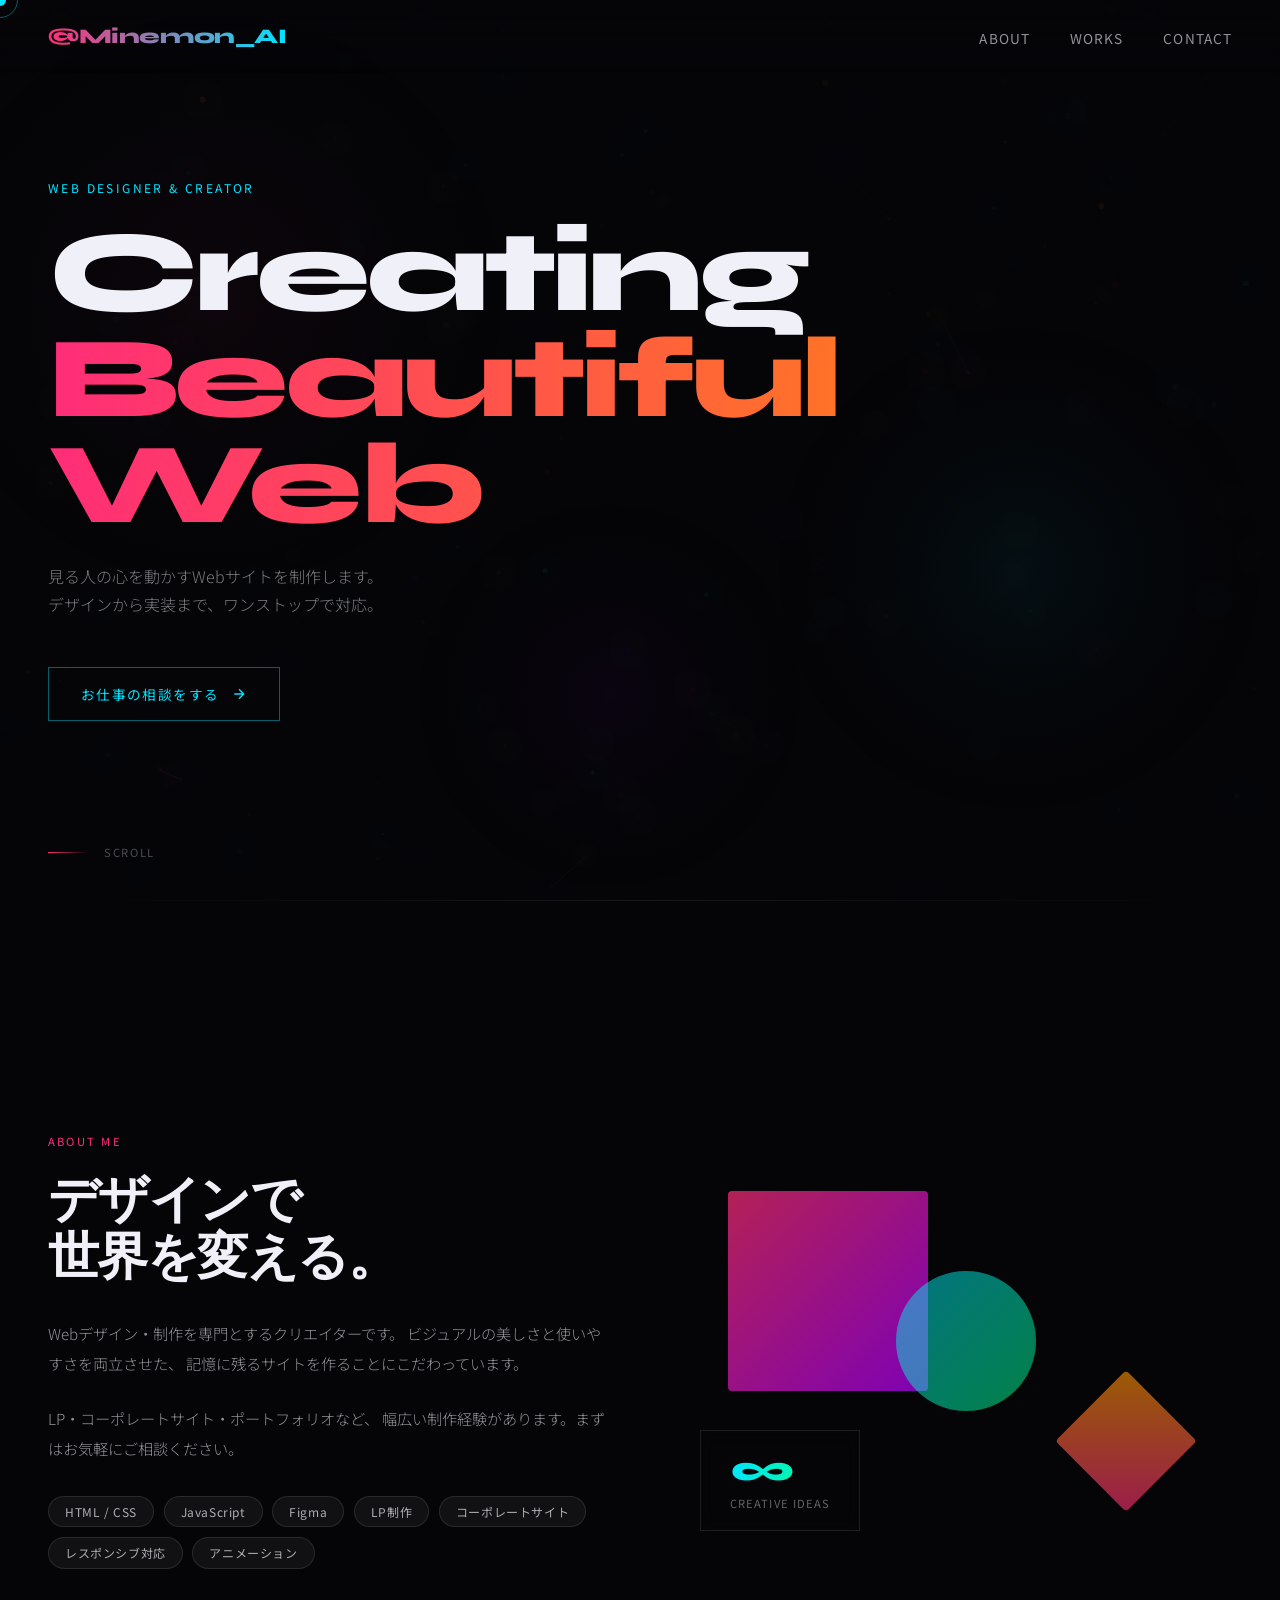
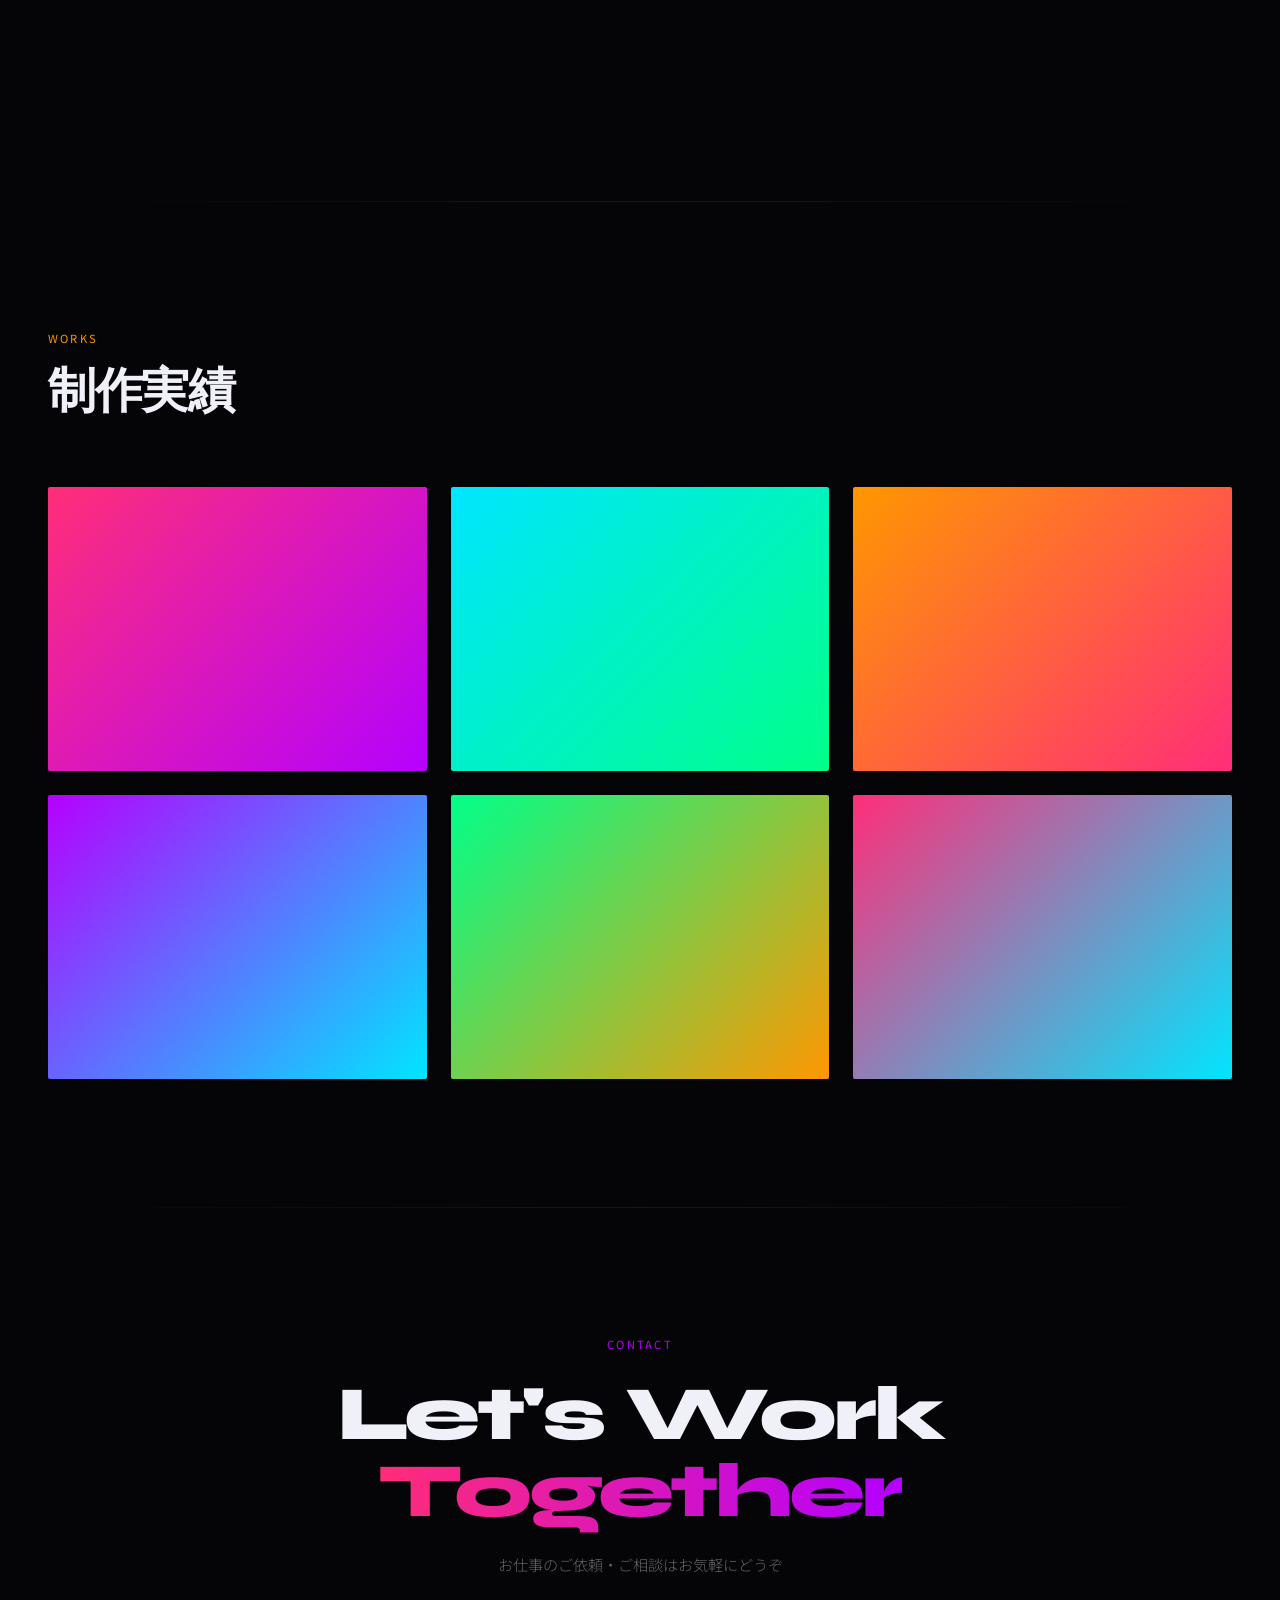
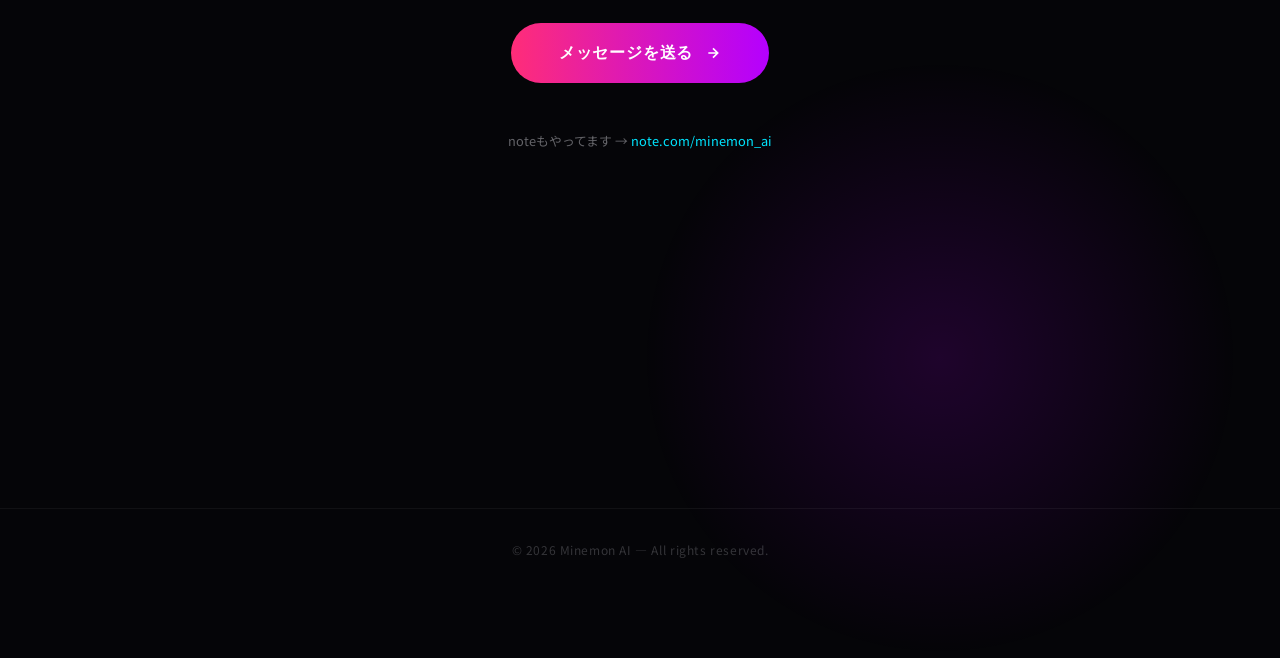
<file: index.html>
<!DOCTYPE html>
<html lang="ja">
<head>
<meta charset="UTF-8">
<meta name="viewport" content="width=device-width, initial-scale=1.0">
<title>minemon_aivPortfolio — Creative Web Designer</title>
<link rel="stylesheet" href="style.css">
</head>
<body>

<div id="cursor"></div>
<div id="cursor-trail"></div>

<canvas id="canvas"></canvas>

<nav>
  <div class="logo">@Minemon_AI</div>
  <ul class="nav-links">
    <li><a href="#about">About</a></li>
    <li><a href="#works">Works</a></li>
    <li><a href="#contact">Contact</a></li>
  </ul>
</nav>

<section id="hero">
  <div class="hero-eyebrow">Web Designer &amp; Creator</div>
  <h1 class="hero-title">
    <span class="line1">Creating</span>
    <span class="line2">Beautiful Web</span>
  </h1>
  <p class="hero-sub">
    見る人の心を動かすWebサイトを制作します。<br>
    デザインから実装まで、ワンストップで対応。
  </p>
  <a href="#contact" class="hero-cta">
    お仕事の相談をする
    <svg width="16" height="16" fill="none" stroke="currentColor" stroke-width="2" viewBox="0 0 24 24"><path d="M5 12h14M12 5l7 7-7 7"/></svg>
  </a>
  <div class="scroll-indicator">
    <div class="scroll-line"></div>
    Scroll
  </div>
</section>

<div class="divider"></div>

<section id="about">
  <div>
    <div class="about-label">About Me</div>
    <h2 class="about-title">デザインで<br>世界を変える。</h2>
    <p class="about-text">
      Webデザイン・制作を専門とするクリエイターです。
      ビジュアルの美しさと使いやすさを両立させた、
      記憶に残るサイトを作ることにこだわっています。
    </p>
    <p class="about-text">
      LP・コーポレートサイト・ポートフォリオなど、
      幅広い制作経験があります。まずはお気軽にご相談ください。
    </p>
    <div class="skill-tags">
      <span class="tag">HTML / CSS</span>
      <span class="tag">JavaScript</span>
      <span class="tag">Figma</span>
      <span class="tag">LP制作</span>
      <span class="tag">コーポレートサイト</span>
      <span class="tag">レスポンシブ対応</span>
      <span class="tag">アニメーション</span>
    </div>
  </div>
  <div class="about-visual">
    <div class="about-box"></div>
    <div class="about-box"></div>
    <div class="about-box"></div>
    <div class="about-stat">
      <div class="stat-num">∞</div>
      <div class="stat-label">Creative Ideas</div>
    </div>
  </div>
</section>

<div class="divider"></div>

<section id="works">
  <div class="section-header">
    <div>
      <div class="section-label">Works</div>
      <h2 class="section-title">制作実績</h2>
    </div>
  </div>
  <div class="works-grid">
    <div class="work-card">
      <div class="work-bg"></div>
      <div class="work-noise"></div>
      <div class="work-overlay">
        <div class="work-type">Landing Page</div>
        <div class="work-name">Project 01</div>
      </div>
    </div>
    <div class="work-card">
      <div class="work-bg"></div>
      <div class="work-noise"></div>
      <div class="work-overlay">
        <div class="work-type">Corporate Site</div>
        <div class="work-name">Project 02</div>
      </div>
    </div>
    <div class="work-card">
      <div class="work-bg"></div>
      <div class="work-noise"></div>
      <div class="work-overlay">
        <div class="work-type">EC Site</div>
        <div class="work-name">Project 03</div>
      </div>
    </div>
    <div class="work-card">
      <div class="work-bg"></div>
      <div class="work-noise"></div>
      <div class="work-overlay">
        <div class="work-type">Portfolio</div>
        <div class="work-name">Project 04</div>
      </div>
    </div>
    <div class="work-card">
      <div class="work-bg"></div>
      <div class="work-noise"></div>
      <div class="work-overlay">
        <div class="work-type">Branding</div>
        <div class="work-name">Project 05</div>
      </div>
    </div>
    <div class="work-card">
      <div class="work-bg"></div>
      <div class="work-noise"></div>
      <div class="work-overlay">
        <div class="work-type">Web App</div>
        <div class="work-name">Project 06</div>
      </div>
    </div>
  </div>
</section>

<div class="divider"></div>

<section id="contact">
  <div class="contact-glow"></div>
  <div class="contact-label">Contact</div>
  <h2 class="contact-title">Let's Work<br><span>Together</span></h2>
  <p class="contact-sub">お仕事のご依頼・ご相談はお気軽にどうぞ</p>
  <a href="mailto:your@email.com" class="contact-btn">
    メッセージを送る
    <svg width="16" height="16" fill="none" stroke="currentColor" stroke-width="2.5" viewBox="0 0 24 24"><path d="M5 12h14M12 5l7 7-7 7"/></svg>
  </a>
  <p class="contact-note">
    noteもやってます → <a href="https://note.com/minemon_ai" target="_blank">note.com/minemon_ai</a>
  </p>
</section>

<footer>
  <p>© 2026 Minemon AI — All rights reserved.</p>
</footer>
<script src="script.js"></script>
</body>
</html>
</file>
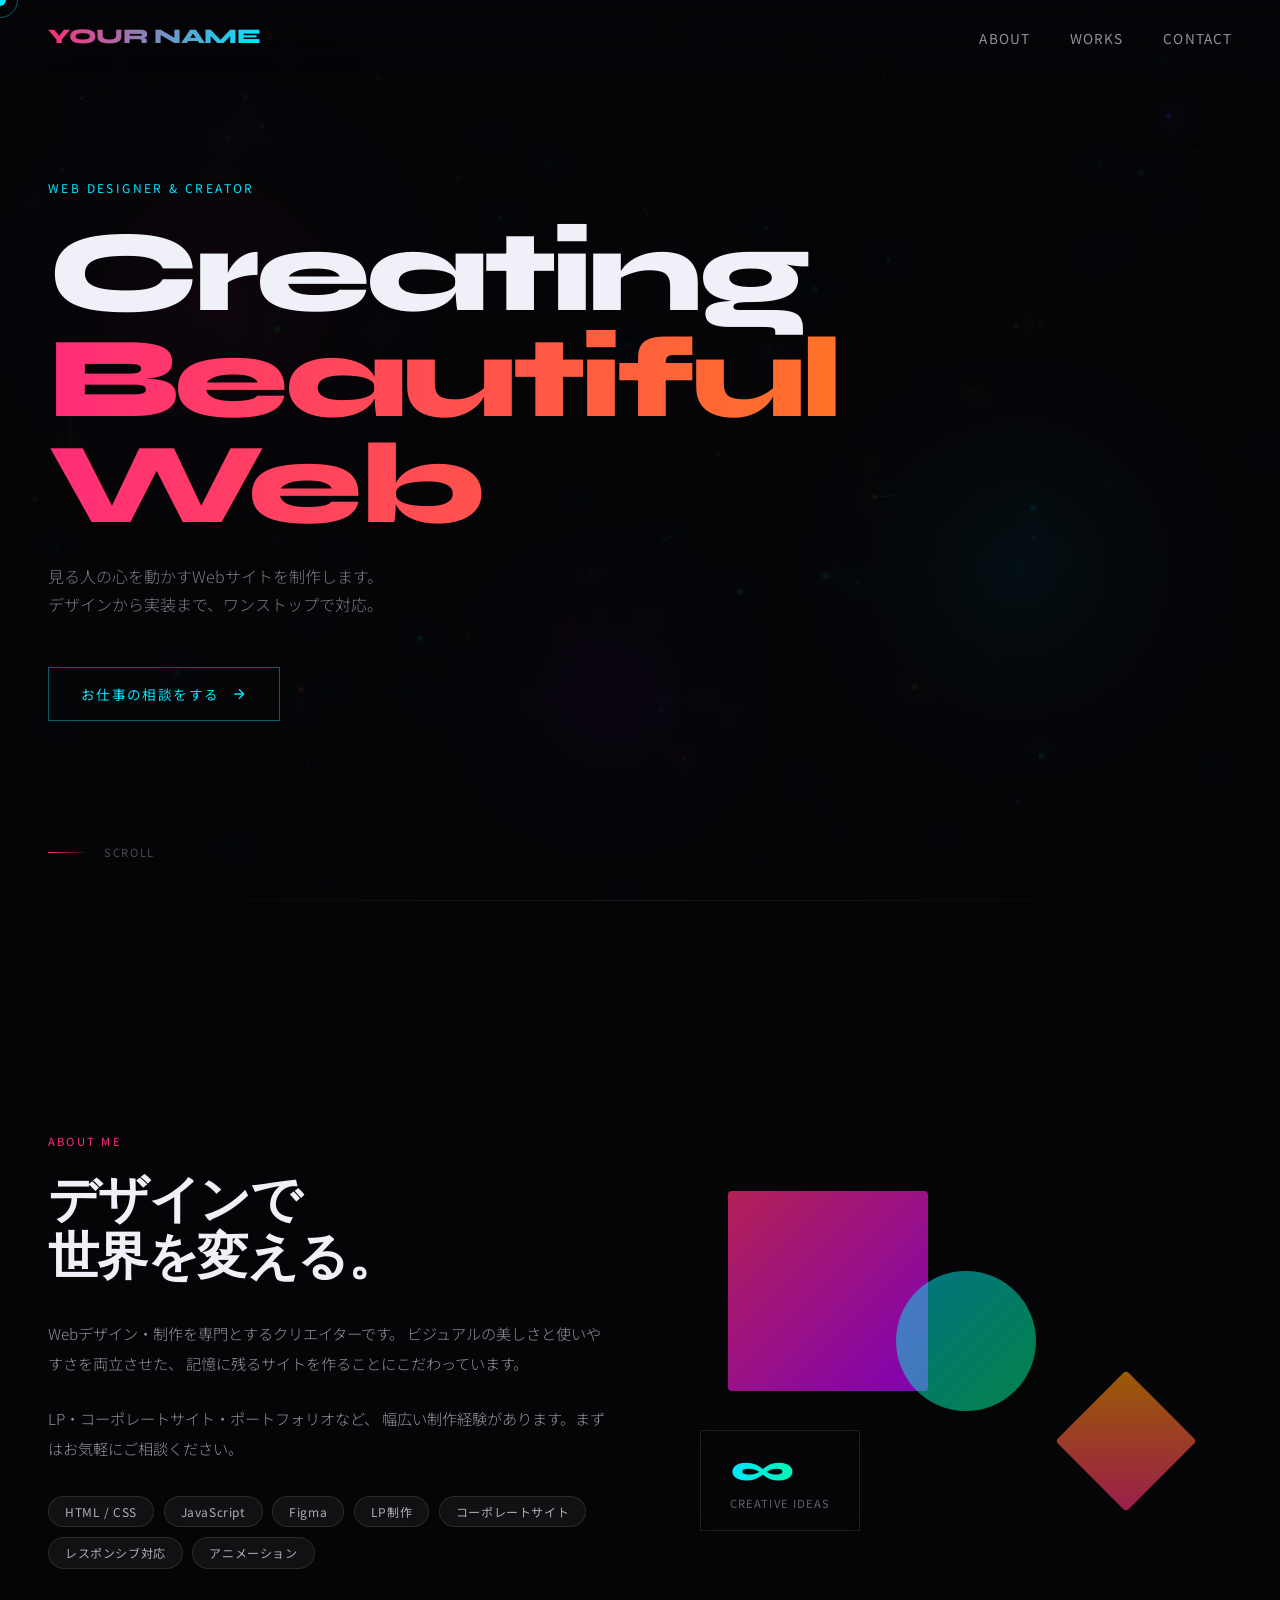
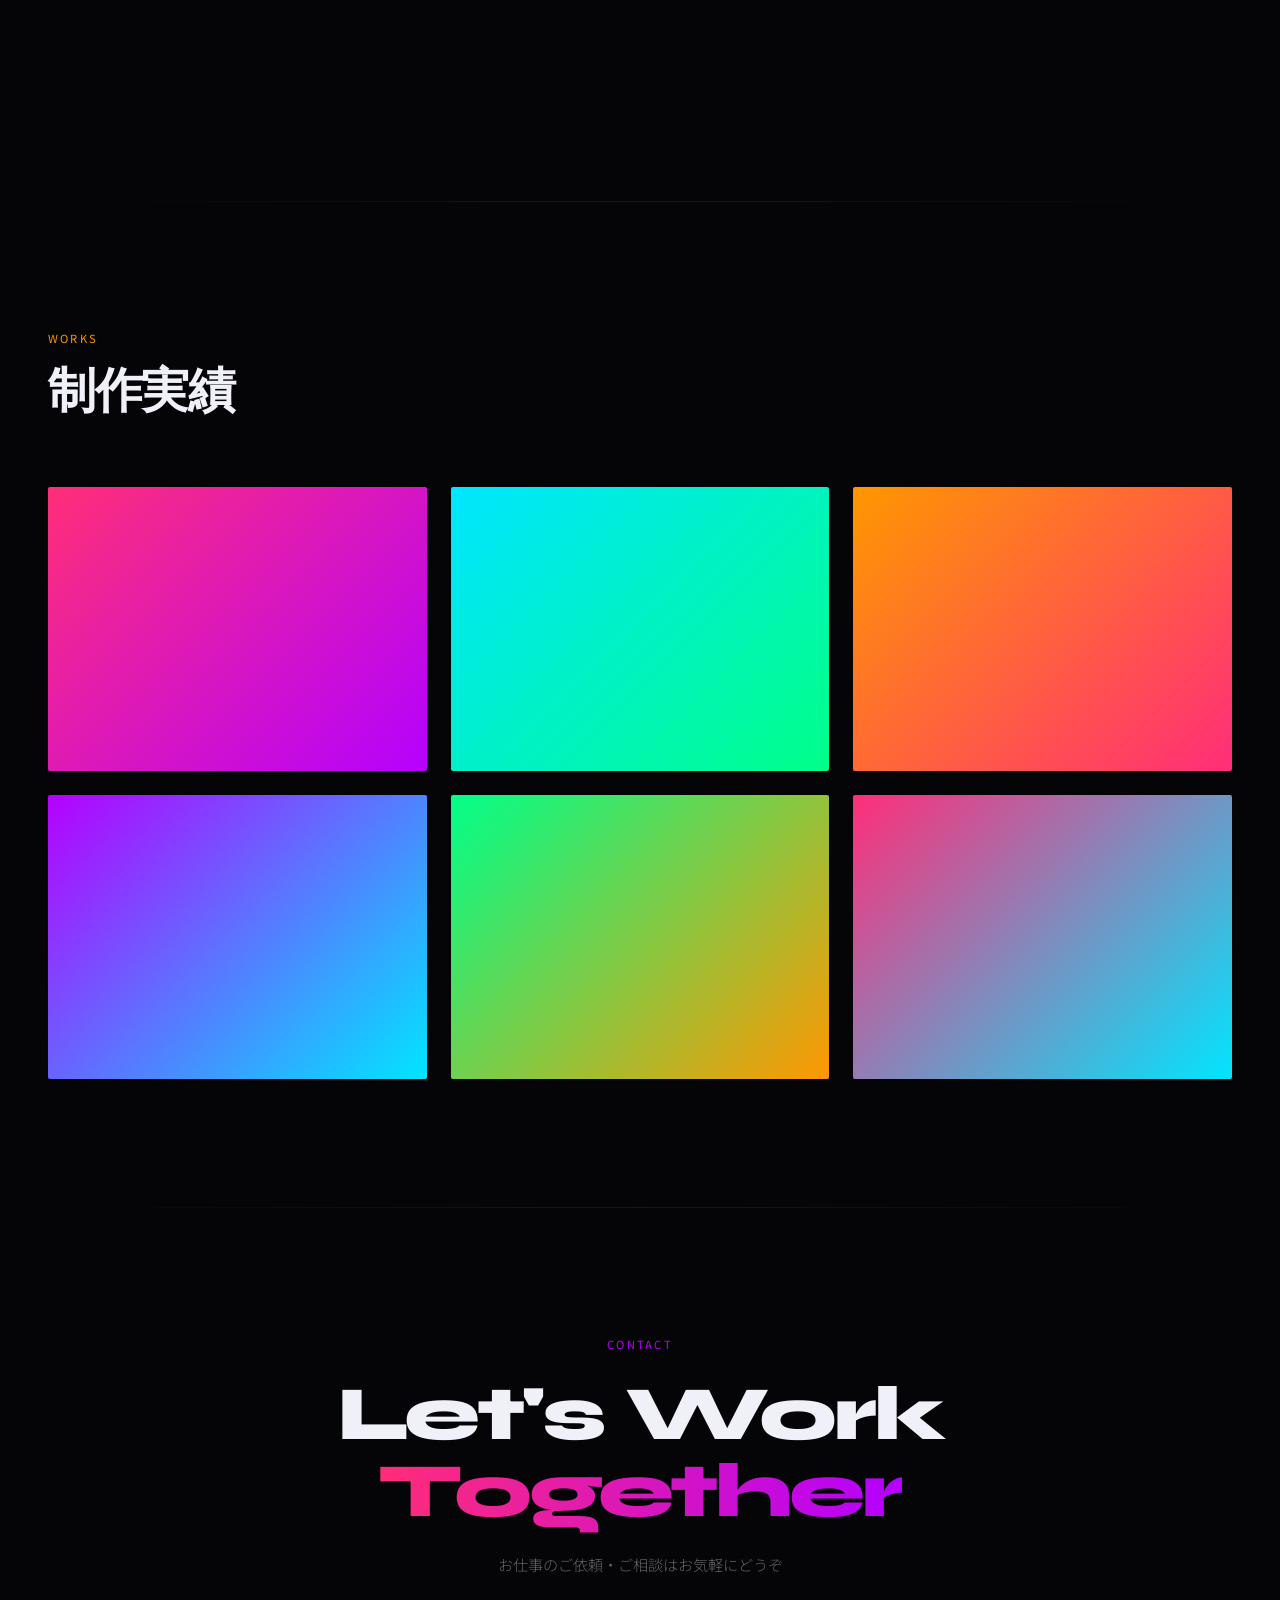
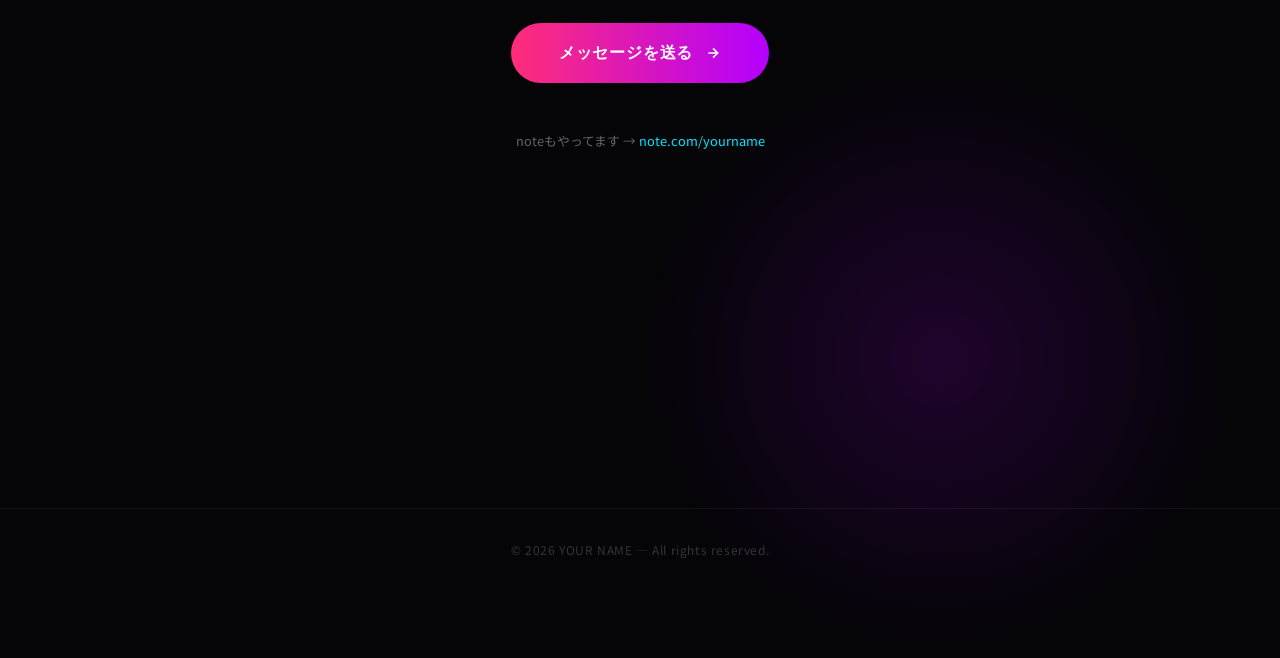
<file: 20260329_portfolio.html>
<!DOCTYPE html>
<html lang="ja">
<head>
<meta charset="UTF-8">
<meta name="viewport" content="width=device-width, initial-scale=1.0">
<title>Portfolio — Creative Web Designer</title>
<style>
  @import url('https://fonts.googleapis.com/css2?family=Syne:wght@400;700;800&family=Noto+Sans+JP:wght@300;400;700&display=swap');

  :root {
    --c1: #ff2d78;
    --c2: #ff9500;
    --c3: #00e5ff;
    --c4: #b400ff;
    --c5: #00ff88;
    --bg: #050508;
    --fg: #f0f0f8;
  }

  *, *::before, *::after { margin: 0; padding: 0; box-sizing: border-box; }

  html { scroll-behavior: smooth; }

  body {
    background: var(--bg);
    color: var(--fg);
    font-family: 'Noto Sans JP', sans-serif;
    overflow-x: hidden;
    cursor: none;
  }

  /* Custom cursor */
  #cursor {
    position: fixed;
    width: 12px; height: 12px;
    border-radius: 50%;
    background: var(--c3);
    pointer-events: none;
    z-index: 9999;
    transform: translate(-50%, -50%);
    transition: transform 0.1s, width 0.3s, height 0.3s, background 0.3s;
    mix-blend-mode: screen;
  }
  #cursor-trail {
    position: fixed;
    width: 36px; height: 36px;
    border-radius: 50%;
    border: 1px solid rgba(0,229,255,0.4);
    pointer-events: none;
    z-index: 9998;
    transform: translate(-50%, -50%);
    transition: left 0.12s ease, top 0.12s ease;
  }

  /* Canvas */
  #canvas {
    position: fixed;
    top: 0; left: 0;
    width: 100%; height: 100%;
    z-index: 0;
  }

  /* NAV */
  nav {
    position: fixed;
    top: 0; left: 0; right: 0;
    z-index: 100;
    display: flex;
    justify-content: space-between;
    align-items: center;
    padding: 1.5rem 3rem;
    mix-blend-mode: normal;
  }
  nav::before {
    content: '';
    position: absolute;
    inset: 0;
    background: linear-gradient(to bottom, rgba(5,5,8,0.8), transparent);
    backdrop-filter: blur(2px);
    z-index: -1;
  }
  .logo {
    font-family: 'Syne', sans-serif;
    font-weight: 800;
    font-size: 1.3rem;
    letter-spacing: -0.02em;
    background: linear-gradient(90deg, var(--c1), var(--c3));
    -webkit-background-clip: text;
    -webkit-text-fill-color: transparent;
  }
  .nav-links {
    display: flex;
    gap: 2.5rem;
    list-style: none;
  }
  .nav-links a {
    color: rgba(240,240,248,0.6);
    text-decoration: none;
    font-size: 0.85rem;
    letter-spacing: 0.08em;
    text-transform: uppercase;
    transition: color 0.3s;
  }
  .nav-links a:hover { color: var(--fg); }

  /* SECTIONS */
  section {
    position: relative;
    z-index: 10;
    min-height: 100vh;
  }

  /* HERO */
  #hero {
    display: flex;
    flex-direction: column;
    justify-content: center;
    align-items: flex-start;
    padding: 0 3rem;
    min-height: 100vh;
  }
  .hero-eyebrow {
    font-size: 0.75rem;
    letter-spacing: 0.2em;
    text-transform: uppercase;
    color: var(--c3);
    margin-bottom: 1.5rem;
    opacity: 0;
    animation: fadeUp 0.8s 0.3s forwards;
  }
  .hero-title {
    font-family: 'Syne', sans-serif;
    font-weight: 800;
    font-size: clamp(3rem, 9vw, 8rem);
    line-height: 0.92;
    letter-spacing: -0.04em;
    margin-bottom: 1.5rem;
    opacity: 0;
    animation: fadeUp 0.8s 0.5s forwards;
  }
  .hero-title .line1 { display: block; }
  .hero-title .line2 {
    display: block;
    background: linear-gradient(90deg, var(--c1), var(--c2), var(--c4));
    -webkit-background-clip: text;
    -webkit-text-fill-color: transparent;
    background-size: 200%;
    animation: gradShift 4s linear infinite, fadeUp 0.8s 0.5s forwards;
  }
  .hero-sub {
    font-size: 1rem;
    color: rgba(240,240,248,0.5);
    max-width: 420px;
    line-height: 1.8;
    margin-bottom: 3rem;
    font-weight: 300;
    opacity: 0;
    animation: fadeUp 0.8s 0.7s forwards;
  }
  .hero-cta {
    display: inline-flex;
    align-items: center;
    gap: 0.75rem;
    padding: 1rem 2rem;
    border: 1px solid rgba(0,229,255,0.4);
    color: var(--c3);
    text-decoration: none;
    font-size: 0.85rem;
    letter-spacing: 0.1em;
    text-transform: uppercase;
    position: relative;
    overflow: hidden;
    transition: color 0.3s;
    opacity: 0;
    animation: fadeUp 0.8s 0.9s forwards;
  }
  .hero-cta::before {
    content: '';
    position: absolute;
    inset: 0;
    background: var(--c3);
    transform: scaleX(0);
    transform-origin: left;
    transition: transform 0.4s ease;
    z-index: -1;
  }
  .hero-cta:hover { color: var(--bg); }
  .hero-cta:hover::before { transform: scaleX(1); }

  .scroll-indicator {
    position: absolute;
    bottom: 2.5rem;
    left: 3rem;
    display: flex;
    align-items: center;
    gap: 1rem;
    font-size: 0.7rem;
    letter-spacing: 0.15em;
    text-transform: uppercase;
    color: rgba(240,240,248,0.3);
    opacity: 0;
    animation: fadeUp 0.8s 1.2s forwards;
  }
  .scroll-line {
    width: 40px;
    height: 1px;
    background: linear-gradient(90deg, var(--c1), transparent);
    animation: scrollPulse 2s ease-in-out infinite;
  }

  /* ABOUT */
  #about {
    display: grid;
    grid-template-columns: 1fr 1fr;
    gap: 4rem;
    align-items: center;
    padding: 8rem 3rem;
  }
  .about-label {
    font-size: 0.7rem;
    letter-spacing: 0.2em;
    text-transform: uppercase;
    color: var(--c1);
    margin-bottom: 1.5rem;
  }
  .about-title {
    font-family: 'Syne', sans-serif;
    font-weight: 700;
    font-size: clamp(2rem, 4vw, 3.5rem);
    line-height: 1.1;
    letter-spacing: -0.03em;
    margin-bottom: 2rem;
  }
  .about-text {
    color: rgba(240,240,248,0.6);
    line-height: 2;
    font-size: 0.95rem;
    font-weight: 300;
    margin-bottom: 1.5rem;
  }
  .skill-tags {
    display: flex;
    flex-wrap: wrap;
    gap: 0.6rem;
    margin-top: 2rem;
  }
  .tag {
    padding: 0.4rem 1rem;
    font-size: 0.75rem;
    letter-spacing: 0.05em;
    border-radius: 100px;
    background: rgba(255,255,255,0.05);
    border: 1px solid rgba(255,255,255,0.1);
    color: rgba(240,240,248,0.7);
    transition: all 0.3s;
  }
  .tag:hover {
    background: rgba(0,229,255,0.1);
    border-color: var(--c3);
    color: var(--c3);
  }
  .about-visual {
    position: relative;
    height: 400px;
  }
  .about-box {
    position: absolute;
    border-radius: 4px;
    animation: float 6s ease-in-out infinite;
  }
  .about-box:nth-child(1) {
    width: 200px; height: 200px;
    top: 10%; left: 10%;
    background: linear-gradient(135deg, var(--c1), var(--c4));
    opacity: 0.7;
    animation-delay: 0s;
  }
  .about-box:nth-child(2) {
    width: 140px; height: 140px;
    top: 30%; left: 40%;
    background: linear-gradient(135deg, var(--c3), var(--c5));
    opacity: 0.5;
    animation-delay: -2s;
    border-radius: 50%;
  }
  .about-box:nth-child(3) {
    width: 100px; height: 100px;
    bottom: 15%; right: 10%;
    background: linear-gradient(135deg, var(--c2), var(--c1));
    opacity: 0.6;
    animation-delay: -4s;
    transform: rotate(45deg);
  }
  .about-stat {
    position: absolute;
    bottom: 5%;
    left: 5%;
    background: rgba(5,5,8,0.8);
    border: 1px solid rgba(255,255,255,0.1);
    padding: 1.2rem 1.8rem;
    backdrop-filter: blur(10px);
  }
  .stat-num {
    font-family: 'Syne', sans-serif;
    font-size: 2.5rem;
    font-weight: 800;
    background: linear-gradient(90deg, var(--c3), var(--c5));
    -webkit-background-clip: text;
    -webkit-text-fill-color: transparent;
    line-height: 1;
  }
  .stat-label {
    font-size: 0.7rem;
    letter-spacing: 0.1em;
    color: rgba(240,240,248,0.4);
    text-transform: uppercase;
    margin-top: 0.3rem;
  }

  /* WORKS */
  #works {
    padding: 8rem 3rem;
  }
  .section-header {
    display: flex;
    justify-content: space-between;
    align-items: flex-end;
    margin-bottom: 4rem;
  }
  .section-label {
    font-size: 0.7rem;
    letter-spacing: 0.2em;
    text-transform: uppercase;
    color: var(--c2);
    margin-bottom: 0.8rem;
  }
  .section-title {
    font-family: 'Syne', sans-serif;
    font-weight: 700;
    font-size: clamp(2rem, 4vw, 3rem);
    letter-spacing: -0.03em;
  }
  .works-grid {
    display: grid;
    grid-template-columns: repeat(3, 1fr);
    gap: 1.5rem;
  }
  .work-card {
    position: relative;
    aspect-ratio: 4/3;
    overflow: hidden;
    cursor: none;
    border-radius: 2px;
  }
  .work-bg {
    position: absolute;
    inset: 0;
    transition: transform 0.6s ease;
  }
  .work-card:nth-child(1) .work-bg { background: linear-gradient(135deg, #ff2d78 0%, #b400ff 100%); }
  .work-card:nth-child(2) .work-bg { background: linear-gradient(135deg, #00e5ff 0%, #00ff88 100%); }
  .work-card:nth-child(3) .work-bg { background: linear-gradient(135deg, #ff9500 0%, #ff2d78 100%); }
  .work-card:nth-child(4) .work-bg { background: linear-gradient(135deg, #b400ff 0%, #00e5ff 100%); }
  .work-card:nth-child(5) .work-bg { background: linear-gradient(135deg, #00ff88 0%, #ff9500 100%); }
  .work-card:nth-child(6) .work-bg { background: linear-gradient(135deg, #ff2d78 0%, #00e5ff 100%); }
  .work-card:hover .work-bg { transform: scale(1.05); }
  .work-noise {
    position: absolute;
    inset: 0;
    background-image: url("data:image/svg+xml,%3Csvg viewBox='0 0 256 256' xmlns='http://www.w3.org/2000/svg'%3E%3Cfilter id='n'%3E%3CfeTurbulence type='fractalNoise' baseFrequency='0.9' numOctaves='4' stitchTiles='stitch'/%3E%3C/filter%3E%3Crect width='100%25' height='100%25' filter='url(%23n)' opacity='0.15'/%3E%3C/svg%3E");
    opacity: 0.3;
    mix-blend-mode: overlay;
  }
  .work-overlay {
    position: absolute;
    inset: 0;
    background: rgba(5,5,8,0.7);
    display: flex;
    flex-direction: column;
    justify-content: flex-end;
    padding: 1.8rem;
    opacity: 0;
    transition: opacity 0.4s;
  }
  .work-card:hover .work-overlay { opacity: 1; }
  .work-type {
    font-size: 0.65rem;
    letter-spacing: 0.15em;
    text-transform: uppercase;
    color: var(--c3);
    margin-bottom: 0.4rem;
  }
  .work-name {
    font-family: 'Syne', sans-serif;
    font-weight: 700;
    font-size: 1.3rem;
    letter-spacing: -0.02em;
  }

  /* CONTACT */
  #contact {
    padding: 8rem 3rem;
    text-align: center;
    position: relative;
  }
  .contact-glow {
    position: absolute;
    top: 50%;
    left: 50%;
    transform: translate(-50%, -50%);
    width: 600px;
    height: 600px;
    background: radial-gradient(circle, rgba(180,0,255,0.15) 0%, transparent 70%);
    pointer-events: none;
  }
  .contact-label {
    font-size: 0.7rem;
    letter-spacing: 0.2em;
    text-transform: uppercase;
    color: var(--c4);
    margin-bottom: 1.5rem;
  }
  .contact-title {
    font-family: 'Syne', sans-serif;
    font-weight: 800;
    font-size: clamp(2.5rem, 6vw, 5rem);
    letter-spacing: -0.04em;
    line-height: 1;
    margin-bottom: 1.5rem;
  }
  .contact-title span {
    background: linear-gradient(90deg, var(--c1), var(--c4), var(--c3));
    -webkit-background-clip: text;
    -webkit-text-fill-color: transparent;
    background-size: 200%;
    animation: gradShift 3s linear infinite;
  }
  .contact-sub {
    color: rgba(240,240,248,0.4);
    font-size: 0.95rem;
    font-weight: 300;
    margin-bottom: 3rem;
  }
  .contact-btn {
    display: inline-flex;
    align-items: center;
    gap: 0.75rem;
    padding: 1.2rem 3rem;
    background: linear-gradient(90deg, var(--c1), var(--c4));
    color: white;
    text-decoration: none;
    font-family: 'Syne', sans-serif;
    font-weight: 700;
    font-size: 1rem;
    letter-spacing: 0.05em;
    border-radius: 100px;
    position: relative;
    overflow: hidden;
    transition: transform 0.3s, box-shadow 0.3s;
  }
  .contact-btn:hover {
    transform: translateY(-3px);
    box-shadow: 0 20px 60px rgba(255,45,120,0.4);
  }
  .contact-note { margin-top: 3rem; color: rgba(240,240,248,0.4); font-size: 0.8rem; }
  .contact-note a { color: var(--c3); text-decoration: none; }

  /* FOOTER */
  footer {
    position: relative;
    z-index: 10;
    text-align: center;
    padding: 2rem 3rem;
    border-top: 1px solid rgba(255,255,255,0.05);
    color: rgba(240,240,248,0.2);
    font-size: 0.75rem;
    letter-spacing: 0.05em;
  }

  /* ANIMATIONS */
  @keyframes fadeUp {
    from { opacity: 0; transform: translateY(30px); }
    to { opacity: 1; transform: translateY(0); }
  }
  @keyframes gradShift {
    0% { background-position: 0% 50%; }
    100% { background-position: 200% 50%; }
  }
  @keyframes float {
    0%, 100% { transform: translateY(0) rotate(0deg); }
    33% { transform: translateY(-20px) rotate(5deg); }
    66% { transform: translateY(10px) rotate(-3deg); }
  }
  @keyframes scrollPulse {
    0%, 100% { width: 40px; opacity: 0.3; }
    50% { width: 70px; opacity: 0.8; }
  }

  /* Divider */
  .divider {
    position: relative;
    z-index: 10;
    height: 1px;
    background: linear-gradient(90deg, transparent, rgba(255,255,255,0.08), transparent);
    margin: 0 3rem;
  }

  @media (max-width: 768px) {
    nav { padding: 1.2rem 1.5rem; }
    .nav-links { display: none; }
    #hero { padding: 0 1.5rem; }
    #about { grid-template-columns: 1fr; padding: 4rem 1.5rem; }
    .about-visual { display: none; }
    #works { padding: 4rem 1.5rem; }
    .works-grid { grid-template-columns: 1fr; }
    #contact { padding: 4rem 1.5rem; }
    .scroll-indicator { left: 1.5rem; }
  }
</style>
</head>
<body>

<div id="cursor"></div>
<div id="cursor-trail"></div>

<canvas id="canvas"></canvas>

<nav>
  <div class="logo">YOUR NAME</div>
  <ul class="nav-links">
    <li><a href="#about">About</a></li>
    <li><a href="#works">Works</a></li>
    <li><a href="#contact">Contact</a></li>
  </ul>
</nav>

<section id="hero">
  <div class="hero-eyebrow">Web Designer &amp; Creator</div>
  <h1 class="hero-title">
    <span class="line1">Creating</span>
    <span class="line2">Beautiful Web</span>
  </h1>
  <p class="hero-sub">
    見る人の心を動かすWebサイトを制作します。<br>
    デザインから実装まで、ワンストップで対応。
  </p>
  <a href="#contact" class="hero-cta">
    お仕事の相談をする
    <svg width="16" height="16" fill="none" stroke="currentColor" stroke-width="2" viewBox="0 0 24 24"><path d="M5 12h14M12 5l7 7-7 7"/></svg>
  </a>
  <div class="scroll-indicator">
    <div class="scroll-line"></div>
    Scroll
  </div>
</section>

<div class="divider"></div>

<section id="about">
  <div>
    <div class="about-label">About Me</div>
    <h2 class="about-title">デザインで<br>世界を変える。</h2>
    <p class="about-text">
      Webデザイン・制作を専門とするクリエイターです。
      ビジュアルの美しさと使いやすさを両立させた、
      記憶に残るサイトを作ることにこだわっています。
    </p>
    <p class="about-text">
      LP・コーポレートサイト・ポートフォリオなど、
      幅広い制作経験があります。まずはお気軽にご相談ください。
    </p>
    <div class="skill-tags">
      <span class="tag">HTML / CSS</span>
      <span class="tag">JavaScript</span>
      <span class="tag">Figma</span>
      <span class="tag">LP制作</span>
      <span class="tag">コーポレートサイト</span>
      <span class="tag">レスポンシブ対応</span>
      <span class="tag">アニメーション</span>
    </div>
  </div>
  <div class="about-visual">
    <div class="about-box"></div>
    <div class="about-box"></div>
    <div class="about-box"></div>
    <div class="about-stat">
      <div class="stat-num">∞</div>
      <div class="stat-label">Creative Ideas</div>
    </div>
  </div>
</section>

<div class="divider"></div>

<section id="works">
  <div class="section-header">
    <div>
      <div class="section-label">Works</div>
      <h2 class="section-title">制作実績</h2>
    </div>
  </div>
  <div class="works-grid">
    <div class="work-card">
      <div class="work-bg"></div>
      <div class="work-noise"></div>
      <div class="work-overlay">
        <div class="work-type">Landing Page</div>
        <div class="work-name">Project 01</div>
      </div>
    </div>
    <div class="work-card">
      <div class="work-bg"></div>
      <div class="work-noise"></div>
      <div class="work-overlay">
        <div class="work-type">Corporate Site</div>
        <div class="work-name">Project 02</div>
      </div>
    </div>
    <div class="work-card">
      <div class="work-bg"></div>
      <div class="work-noise"></div>
      <div class="work-overlay">
        <div class="work-type">EC Site</div>
        <div class="work-name">Project 03</div>
      </div>
    </div>
    <div class="work-card">
      <div class="work-bg"></div>
      <div class="work-noise"></div>
      <div class="work-overlay">
        <div class="work-type">Portfolio</div>
        <div class="work-name">Project 04</div>
      </div>
    </div>
    <div class="work-card">
      <div class="work-bg"></div>
      <div class="work-noise"></div>
      <div class="work-overlay">
        <div class="work-type">Branding</div>
        <div class="work-name">Project 05</div>
      </div>
    </div>
    <div class="work-card">
      <div class="work-bg"></div>
      <div class="work-noise"></div>
      <div class="work-overlay">
        <div class="work-type">Web App</div>
        <div class="work-name">Project 06</div>
      </div>
    </div>
  </div>
</section>

<div class="divider"></div>

<section id="contact">
  <div class="contact-glow"></div>
  <div class="contact-label">Contact</div>
  <h2 class="contact-title">Let's Work<br><span>Together</span></h2>
  <p class="contact-sub">お仕事のご依頼・ご相談はお気軽にどうぞ</p>
  <a href="mailto:your@email.com" class="contact-btn">
    メッセージを送る
    <svg width="16" height="16" fill="none" stroke="currentColor" stroke-width="2.5" viewBox="0 0 24 24"><path d="M5 12h14M12 5l7 7-7 7"/></svg>
  </a>
  <p class="contact-note">
    noteもやってます → <a href="https://note.com" target="_blank">note.com/yourname</a>
  </p>
</section>

<footer>
  <p>© 2026 YOUR NAME — All rights reserved.</p>
</footer>

<script>
// ── Cursor ──────────────────────────────────────────
const cursor = document.getElementById('cursor');
const trail = document.getElementById('cursor-trail');
let mx = 0, my = 0;
document.addEventListener('mousemove', e => {
  mx = e.clientX; my = e.clientY;
  cursor.style.left = mx + 'px';
  cursor.style.top = my + 'px';
  setTimeout(() => {
    trail.style.left = mx + 'px';
    trail.style.top = my + 'px';
  }, 80);
});

// ── Canvas Particle + Fluid System ──────────────────
const canvas = document.getElementById('canvas');
const ctx = canvas.getContext('2d');
let W, H, particles = [], mouseX = -9999, mouseY = -9999;

const COLORS = ['#ff2d78','#ff9500','#00e5ff','#b400ff','#00ff88','#ff6b35','#7b2fff'];

function resize() {
  W = canvas.width = window.innerWidth;
  H = canvas.height = window.innerHeight;
}
resize();
window.addEventListener('resize', () => { resize(); initParticles(); });

document.addEventListener('mousemove', e => { mouseX = e.clientX; mouseY = e.clientY; });

class Particle {
  constructor() { this.reset(true); }
  reset(initial = false) {
    this.x = Math.random() * W;
    this.y = initial ? Math.random() * H : H + 20;
    this.size = Math.random() * 3 + 0.5;
    this.color = COLORS[Math.floor(Math.random() * COLORS.length)];
    this.alpha = Math.random() * 0.6 + 0.1;
    this.vx = (Math.random() - 0.5) * 0.6;
    this.vy = -(Math.random() * 0.8 + 0.2);
    this.life = 0;
    this.maxLife = Math.random() * 300 + 200;
    // fluid properties
    this.noiseOffset = Math.random() * 1000;
    this.speed = Math.random() * 0.5 + 0.2;
  }
  update(t) {
    // Perlin-like noise via sin/cos
    const n1 = Math.sin(this.x * 0.005 + t * 0.0008 + this.noiseOffset) * Math.cos(this.y * 0.004 + t * 0.0006);
    const n2 = Math.cos(this.x * 0.004 - t * 0.0007 + this.noiseOffset * 0.5) * Math.sin(this.y * 0.005 + t * 0.0009);
    this.vx += n1 * 0.08;
    this.vy += n2 * 0.06 - 0.01;

    // Mouse repel
    const dx = this.x - mouseX, dy = this.y - mouseY;
    const dist = Math.sqrt(dx*dx + dy*dy);
    if (dist < 120) {
      const force = (120 - dist) / 120;
      this.vx += (dx / dist) * force * 1.5;
      this.vy += (dy / dist) * force * 1.5;
    }

    this.vx *= 0.97;
    this.vy *= 0.97;
    this.x += this.vx;
    this.y += this.vy;
    this.life++;

    if (this.x < -20 || this.x > W + 20 || this.y < -20 || this.life > this.maxLife) {
      this.reset();
    }
  }
  draw() {
    const lifeRatio = this.life / this.maxLife;
    const fade = lifeRatio < 0.1 ? lifeRatio * 10 : lifeRatio > 0.8 ? (1 - lifeRatio) * 5 : 1;
    ctx.save();
    ctx.globalAlpha = this.alpha * fade;
    ctx.fillStyle = this.color;
    ctx.shadowBlur = 15;
    ctx.shadowColor = this.color;
    ctx.beginPath();
    ctx.arc(this.x, this.y, this.size, 0, Math.PI * 2);
    ctx.fill();
    ctx.restore();
  }
}

// Connection lines
function drawConnections() {
  const MAX_DIST = 100;
  for (let i = 0; i < particles.length; i++) {
    for (let j = i + 1; j < Math.min(i + 8, particles.length); j++) {
      const dx = particles[i].x - particles[j].x;
      const dy = particles[i].y - particles[j].y;
      const d = Math.sqrt(dx*dx + dy*dy);
      if (d < MAX_DIST) {
        const alpha = (1 - d / MAX_DIST) * 0.15;
        ctx.save();
        ctx.globalAlpha = alpha;
        ctx.strokeStyle = particles[i].color;
        ctx.lineWidth = 0.5;
        ctx.beginPath();
        ctx.moveTo(particles[i].x, particles[i].y);
        ctx.lineTo(particles[j].x, particles[j].y);
        ctx.stroke();
        ctx.restore();
      }
    }
  }
}

function initParticles() {
  particles = [];
  const count = Math.min(Math.floor(W * H / 8000), 180);
  for (let i = 0; i < count; i++) particles.push(new Particle());
}
initParticles();

let t = 0;
function loop() {
  ctx.clearRect(0, 0, W, H);

  // Fluid background blobs
  const blobs = [
    { x: W * 0.2, y: H * 0.3, r: 300, c: 'rgba(255,45,120,0.04)' },
    { x: W * 0.8, y: H * 0.6, r: 250, c: 'rgba(0,229,255,0.05)' },
    { x: W * 0.5, y: H * 0.8, r: 200, c: 'rgba(180,0,255,0.04)' },
  ];
  blobs.forEach(b => {
    const ox = Math.sin(t * 0.0004 + b.x) * 40;
    const oy = Math.cos(t * 0.0003 + b.y) * 30;
    const grad = ctx.createRadialGradient(b.x+ox, b.y+oy, 0, b.x+ox, b.y+oy, b.r);
    grad.addColorStop(0, b.c);
    grad.addColorStop(1, 'transparent');
    ctx.fillStyle = grad;
    ctx.fillRect(0, 0, W, H);
  });

  drawConnections();
  particles.forEach(p => { p.update(t); p.draw(); });
  t++;
  requestAnimationFrame(loop);
}
loop();

// ── Scroll reveal ────────────────────────────────────
const observer = new IntersectionObserver(entries => {
  entries.forEach(e => {
    if (e.isIntersecting) {
      e.target.style.opacity = '1';
      e.target.style.transform = 'translateY(0)';
    }
  });
}, { threshold: 0.1 });

document.querySelectorAll('#about > *, .work-card, #contact > *').forEach(el => {
  el.style.opacity = '0';
  el.style.transform = 'translateY(40px)';
  el.style.transition = 'opacity 0.8s ease, transform 0.8s ease';
  observer.observe(el);
});
</script>
</body>
</html>
</file>
<file: style.css>
@import url('https://fonts.googleapis.com/css2?family=Syne:wght@400;700;800&family=Noto+Sans+JP:wght@300;400;700&display=swap');

  :root {
    --c1: #ff2d78;
    --c2: #ff9500;
    --c3: #00e5ff;
    --c4: #b400ff;
    --c5: #00ff88;
    --bg: #050508;
    --fg: #f0f0f8;
  }

  *, *::before, *::after { margin: 0; padding: 0; box-sizing: border-box; }

  html { scroll-behavior: smooth; }

  body {
    background: var(--bg);
    color: var(--fg);
    font-family: 'Noto Sans JP', sans-serif;
    overflow-x: hidden;
    cursor: none;
  }

  /* Custom cursor */
  #cursor {
    position: fixed;
    width: 12px; height: 12px;
    border-radius: 50%;
    background: var(--c3);
    pointer-events: none;
    z-index: 9999;
    transform: translate(-50%, -50%);
    transition: transform 0.1s, width 0.3s, height 0.3s, background 0.3s;
    mix-blend-mode: screen;
  }
  #cursor-trail {
    position: fixed;
    width: 36px; height: 36px;
    border-radius: 50%;
    border: 1px solid rgba(0,229,255,0.4);
    pointer-events: none;
    z-index: 9998;
    transform: translate(-50%, -50%);
    transition: left 0.12s ease, top 0.12s ease;
  }

  /* Canvas */
  #canvas {
    position: fixed;
    top: 0; left: 0;
    width: 100%; height: 100%;
    z-index: 0;
  }

  /* NAV */
  nav {
    position: fixed;
    top: 0; left: 0; right: 0;
    z-index: 100;
    display: flex;
    justify-content: space-between;
    align-items: center;
    padding: 1.5rem 3rem;
    mix-blend-mode: normal;
  }
  nav::before {
    content: '';
    position: absolute;
    inset: 0;
    background: linear-gradient(to bottom, rgba(5,5,8,0.8), transparent);
    backdrop-filter: blur(2px);
    z-index: -1;
  }
  .logo {
    font-family: 'Syne', sans-serif;
    font-weight: 800;
    font-size: 1.3rem;
    letter-spacing: -0.02em;
    background: linear-gradient(90deg, var(--c1), var(--c3));
    -webkit-background-clip: text;
    -webkit-text-fill-color: transparent;
  }
  .nav-links {
    display: flex;
    gap: 2.5rem;
    list-style: none;
  }
  .nav-links a {
    color: rgba(240,240,248,0.6);
    text-decoration: none;
    font-size: 0.85rem;
    letter-spacing: 0.08em;
    text-transform: uppercase;
    transition: color 0.3s;
  }
  .nav-links a:hover { color: var(--fg); }

  /* SECTIONS */
  section {
    position: relative;
    z-index: 10;
    min-height: 100vh;
  }

  /* HERO */
  #hero {
    display: flex;
    flex-direction: column;
    justify-content: center;
    align-items: flex-start;
    padding: 0 3rem;
    min-height: 100vh;
  }
  .hero-eyebrow {
    font-size: 0.75rem;
    letter-spacing: 0.2em;
    text-transform: uppercase;
    color: var(--c3);
    margin-bottom: 1.5rem;
    opacity: 0;
    animation: fadeUp 0.8s 0.3s forwards;
  }
  .hero-title {
    font-family: 'Syne', sans-serif;
    font-weight: 800;
    font-size: clamp(3rem, 9vw, 8rem);
    line-height: 0.92;
    letter-spacing: -0.04em;
    margin-bottom: 1.5rem;
    opacity: 0;
    animation: fadeUp 0.8s 0.5s forwards;
  }
  .hero-title .line1 { display: block; }
  .hero-title .line2 {
    display: block;
    background: linear-gradient(90deg, var(--c1), var(--c2), var(--c4));
    -webkit-background-clip: text;
    -webkit-text-fill-color: transparent;
    background-size: 200%;
    animation: gradShift 4s linear infinite, fadeUp 0.8s 0.5s forwards;
  }
  .hero-sub {
    font-size: 1rem;
    color: rgba(240,240,248,0.5);
    max-width: 420px;
    line-height: 1.8;
    margin-bottom: 3rem;
    font-weight: 300;
    opacity: 0;
    animation: fadeUp 0.8s 0.7s forwards;
  }
  .hero-cta {
    display: inline-flex;
    align-items: center;
    gap: 0.75rem;
    padding: 1rem 2rem;
    border: 1px solid rgba(0,229,255,0.4);
    color: var(--c3);
    text-decoration: none;
    font-size: 0.85rem;
    letter-spacing: 0.1em;
    text-transform: uppercase;
    position: relative;
    overflow: hidden;
    transition: color 0.3s;
    opacity: 0;
    animation: fadeUp 0.8s 0.9s forwards;
  }
  .hero-cta::before {
    content: '';
    position: absolute;
    inset: 0;
    background: var(--c3);
    transform: scaleX(0);
    transform-origin: left;
    transition: transform 0.4s ease;
    z-index: -1;
  }
  .hero-cta:hover { color: var(--bg); }
  .hero-cta:hover::before { transform: scaleX(1); }

  .scroll-indicator {
    position: absolute;
    bottom: 2.5rem;
    left: 3rem;
    display: flex;
    align-items: center;
    gap: 1rem;
    font-size: 0.7rem;
    letter-spacing: 0.15em;
    text-transform: uppercase;
    color: rgba(240,240,248,0.3);
    opacity: 0;
    animation: fadeUp 0.8s 1.2s forwards;
  }
  .scroll-line {
    width: 40px;
    height: 1px;
    background: linear-gradient(90deg, var(--c1), transparent);
    animation: scrollPulse 2s ease-in-out infinite;
  }

  /* ABOUT */
  #about {
    display: grid;
    grid-template-columns: 1fr 1fr;
    gap: 4rem;
    align-items: center;
    padding: 8rem 3rem;
  }
  .about-label {
    font-size: 0.7rem;
    letter-spacing: 0.2em;
    text-transform: uppercase;
    color: var(--c1);
    margin-bottom: 1.5rem;
  }
  .about-title {
    font-family: 'Syne', sans-serif;
    font-weight: 700;
    font-size: clamp(2rem, 4vw, 3.5rem);
    line-height: 1.1;
    letter-spacing: -0.03em;
    margin-bottom: 2rem;
  }
  .about-text {
    color: rgba(240,240,248,0.6);
    line-height: 2;
    font-size: 0.95rem;
    font-weight: 300;
    margin-bottom: 1.5rem;
  }
  .skill-tags {
    display: flex;
    flex-wrap: wrap;
    gap: 0.6rem;
    margin-top: 2rem;
  }
  .tag {
    padding: 0.4rem 1rem;
    font-size: 0.75rem;
    letter-spacing: 0.05em;
    border-radius: 100px;
    background: rgba(255,255,255,0.05);
    border: 1px solid rgba(255,255,255,0.1);
    color: rgba(240,240,248,0.7);
    transition: all 0.3s;
  }
  .tag:hover {
    background: rgba(0,229,255,0.1);
    border-color: var(--c3);
    color: var(--c3);
  }
  .about-visual {
    position: relative;
    height: 400px;
  }
  .about-box {
    position: absolute;
    border-radius: 4px;
    animation: float 6s ease-in-out infinite;
  }
  .about-box:nth-child(1) {
    width: 200px; height: 200px;
    top: 10%; left: 10%;
    background: linear-gradient(135deg, var(--c1), var(--c4));
    opacity: 0.7;
    animation-delay: 0s;
  }
  .about-box:nth-child(2) {
    width: 140px; height: 140px;
    top: 30%; left: 40%;
    background: linear-gradient(135deg, var(--c3), var(--c5));
    opacity: 0.5;
    animation-delay: -2s;
    border-radius: 50%;
  }
  .about-box:nth-child(3) {
    width: 100px; height: 100px;
    bottom: 15%; right: 10%;
    background: linear-gradient(135deg, var(--c2), var(--c1));
    opacity: 0.6;
    animation-delay: -4s;
    transform: rotate(45deg);
  }
  .about-stat {
    position: absolute;
    bottom: 5%;
    left: 5%;
    background: rgba(5,5,8,0.8);
    border: 1px solid rgba(255,255,255,0.1);
    padding: 1.2rem 1.8rem;
    backdrop-filter: blur(10px);
  }
  .stat-num {
    font-family: 'Syne', sans-serif;
    font-size: 2.5rem;
    font-weight: 800;
    background: linear-gradient(90deg, var(--c3), var(--c5));
    -webkit-background-clip: text;
    -webkit-text-fill-color: transparent;
    line-height: 1;
  }
  .stat-label {
    font-size: 0.7rem;
    letter-spacing: 0.1em;
    color: rgba(240,240,248,0.4);
    text-transform: uppercase;
    margin-top: 0.3rem;
  }

  /* WORKS */
  #works {
    padding: 8rem 3rem;
  }
  .section-header {
    display: flex;
    justify-content: space-between;
    align-items: flex-end;
    margin-bottom: 4rem;
  }
  .section-label {
    font-size: 0.7rem;
    letter-spacing: 0.2em;
    text-transform: uppercase;
    color: var(--c2);
    margin-bottom: 0.8rem;
  }
  .section-title {
    font-family: 'Syne', sans-serif;
    font-weight: 700;
    font-size: clamp(2rem, 4vw, 3rem);
    letter-spacing: -0.03em;
  }
  .works-grid {
    display: grid;
    grid-template-columns: repeat(3, 1fr);
    gap: 1.5rem;
  }
  .work-card {
    position: relative;
    aspect-ratio: 4/3;
    overflow: hidden;
    cursor: none;
    border-radius: 2px;
  }
  .work-bg {
    position: absolute;
    inset: 0;
    transition: transform 0.6s ease;
  }
  .work-card:nth-child(1) .work-bg { background: linear-gradient(135deg, #ff2d78 0%, #b400ff 100%); }
  .work-card:nth-child(2) .work-bg { background: linear-gradient(135deg, #00e5ff 0%, #00ff88 100%); }
  .work-card:nth-child(3) .work-bg { background: linear-gradient(135deg, #ff9500 0%, #ff2d78 100%); }
  .work-card:nth-child(4) .work-bg { background: linear-gradient(135deg, #b400ff 0%, #00e5ff 100%); }
  .work-card:nth-child(5) .work-bg { background: linear-gradient(135deg, #00ff88 0%, #ff9500 100%); }
  .work-card:nth-child(6) .work-bg { background: linear-gradient(135deg, #ff2d78 0%, #00e5ff 100%); }
  .work-card:hover .work-bg { transform: scale(1.05); }
  .work-noise {
    position: absolute;
    inset: 0;
    background-image: url("data:image/svg+xml,%3Csvg viewBox='0 0 256 256' xmlns='http://www.w3.org/2000/svg'%3E%3Cfilter id='n'%3E%3CfeTurbulence type='fractalNoise' baseFrequency='0.9' numOctaves='4' stitchTiles='stitch'/%3E%3C/filter%3E%3Crect width='100%25' height='100%25' filter='url(%23n)' opacity='0.15'/%3E%3C/svg%3E");
    opacity: 0.3;
    mix-blend-mode: overlay;
  }
  .work-overlay {
    position: absolute;
    inset: 0;
    background: rgba(5,5,8,0.7);
    display: flex;
    flex-direction: column;
    justify-content: flex-end;
    padding: 1.8rem;
    opacity: 0;
    transition: opacity 0.4s;
  }
  .work-card:hover .work-overlay { opacity: 1; }
  .work-type {
    font-size: 0.65rem;
    letter-spacing: 0.15em;
    text-transform: uppercase;
    color: var(--c3);
    margin-bottom: 0.4rem;
  }
  .work-name {
    font-family: 'Syne', sans-serif;
    font-weight: 700;
    font-size: 1.3rem;
    letter-spacing: -0.02em;
  }

  /* CONTACT */
  #contact {
    padding: 8rem 3rem;
    text-align: center;
    position: relative;
  }
  .contact-glow {
    position: absolute;
    top: 50%;
    left: 50%;
    transform: translate(-50%, -50%);
    width: 600px;
    height: 600px;
    background: radial-gradient(circle, rgba(180,0,255,0.15) 0%, transparent 70%);
    pointer-events: none;
  }
  .contact-label {
    font-size: 0.7rem;
    letter-spacing: 0.2em;
    text-transform: uppercase;
    color: var(--c4);
    margin-bottom: 1.5rem;
  }
  .contact-title {
    font-family: 'Syne', sans-serif;
    font-weight: 800;
    font-size: clamp(2.5rem, 6vw, 5rem);
    letter-spacing: -0.04em;
    line-height: 1;
    margin-bottom: 1.5rem;
  }
  .contact-title span {
    background: linear-gradient(90deg, var(--c1), var(--c4), var(--c3));
    -webkit-background-clip: text;
    -webkit-text-fill-color: transparent;
    background-size: 200%;
    animation: gradShift 3s linear infinite;
  }
  .contact-sub {
    color: rgba(240,240,248,0.4);
    font-size: 0.95rem;
    font-weight: 300;
    margin-bottom: 3rem;
  }
  .contact-btn {
    display: inline-flex;
    align-items: center;
    gap: 0.75rem;
    padding: 1.2rem 3rem;
    background: linear-gradient(90deg, var(--c1), var(--c4));
    color: white;
    text-decoration: none;
    font-family: 'Syne', sans-serif;
    font-weight: 700;
    font-size: 1rem;
    letter-spacing: 0.05em;
    border-radius: 100px;
    position: relative;
    overflow: hidden;
    transition: transform 0.3s, box-shadow 0.3s;
  }
  .contact-btn:hover {
    transform: translateY(-3px);
    box-shadow: 0 20px 60px rgba(255,45,120,0.4);
  }
  .contact-note { margin-top: 3rem; color: rgba(240,240,248,0.4); font-size: 0.8rem; }
  .contact-note a { color: var(--c3); text-decoration: none; }

  /* FOOTER */
  footer {
    position: relative;
    z-index: 10;
    text-align: center;
    padding: 2rem 3rem;
    border-top: 1px solid rgba(255,255,255,0.05);
    color: rgba(240,240,248,0.2);
    font-size: 0.75rem;
    letter-spacing: 0.05em;
  }

  /* ANIMATIONS */
  @keyframes fadeUp {
    from { opacity: 0; transform: translateY(30px); }
    to { opacity: 1; transform: translateY(0); }
  }
  @keyframes gradShift {
    0% { background-position: 0% 50%; }
    100% { background-position: 200% 50%; }
  }
  @keyframes float {
    0%, 100% { transform: translateY(0) rotate(0deg); }
    33% { transform: translateY(-20px) rotate(5deg); }
    66% { transform: translateY(10px) rotate(-3deg); }
  }
  @keyframes scrollPulse {
    0%, 100% { width: 40px; opacity: 0.3; }
    50% { width: 70px; opacity: 0.8; }
  }

  /* Divider */
  .divider {
    position: relative;
    z-index: 10;
    height: 1px;
    background: linear-gradient(90deg, transparent, rgba(255,255,255,0.08), transparent);
    margin: 0 3rem;
  }

  @media (max-width: 768px) {
    nav { padding: 1.2rem 1.5rem; }
    .nav-links { display: none; }
    #hero { padding: 0 1.5rem; }
    #about { grid-template-columns: 1fr; padding: 4rem 1.5rem; }
    .about-visual { display: none; }
    #works { padding: 4rem 1.5rem; }
    .works-grid { grid-template-columns: 1fr; }
    #contact { padding: 4rem 1.5rem; }
    .scroll-indicator { left: 1.5rem; }
  }
</file>
